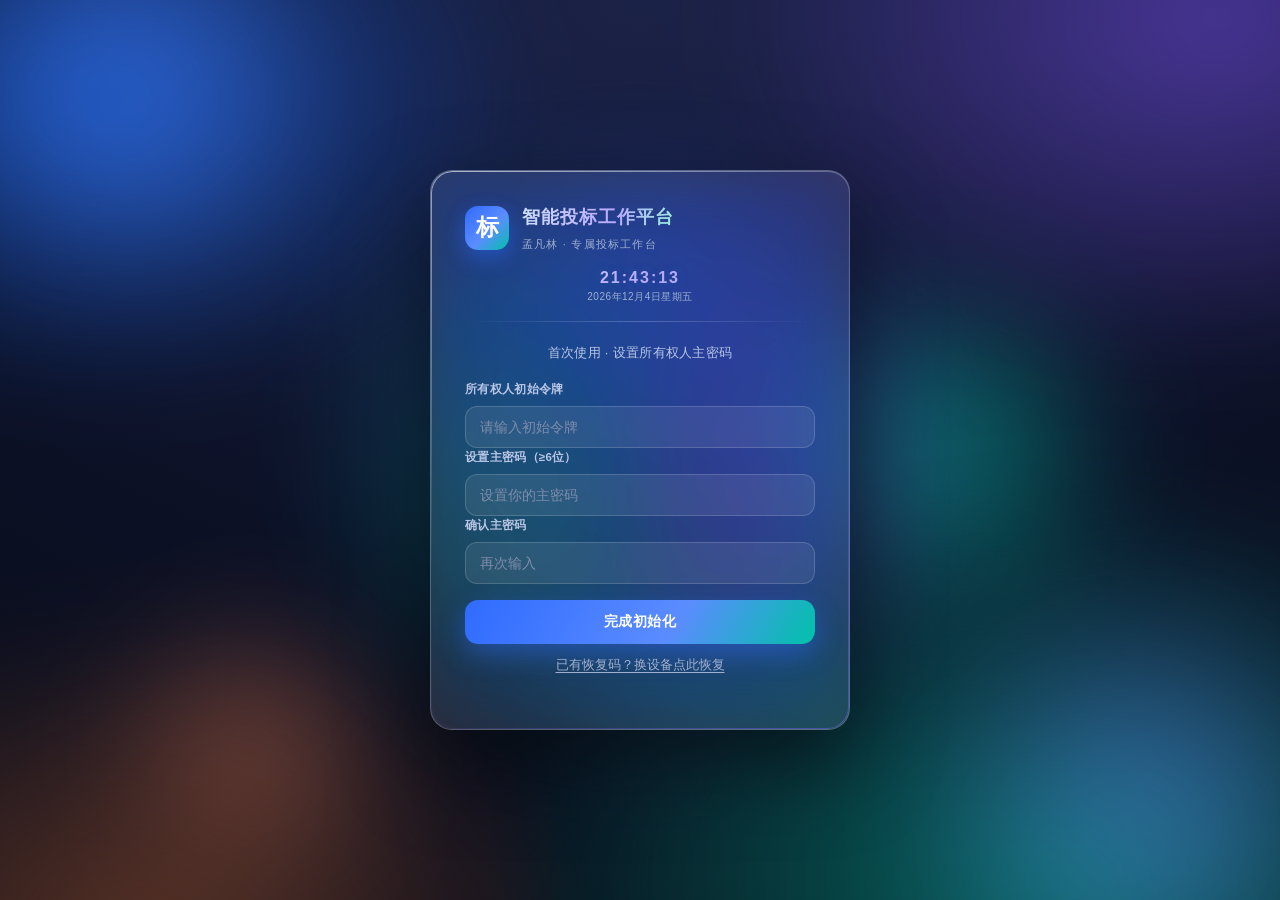
<file: index.html>
<!DOCTYPE html>
<html lang="zh-CN" data-theme="light">
<head>
  <meta charset="UTF-8" />
  <meta name="viewport" content="width=device-width, initial-scale=1.0" />
  <title>智能投标工作平台 · 孟凡林专属投标工作台</title>
  <link rel="stylesheet" href="css/styles.css" />
  <link rel="stylesheet" href="css/auth.css" />
</head>
<body>
  <!-- ============ 登录门禁（毛玻璃 · 沉浸式） ============ -->
  <div id="login-gate" class="login-gate">
    <div class="login-bg" aria-hidden="true">
      <span class="lorb l1"></span><span class="lorb l2"></span>
      <span class="lorb l3"></span><span class="lorb l4"></span>
      <div class="login-mesh"></div>
    </div>
    <div class="login-halo" aria-hidden="true"></div>

    <div class="login-card">
      <div class="login-brand">
        <div class="login-logo">标</div>
        <div>
          <div class="login-title">智能投标工作平台</div>
          <div class="login-sub">孟凡林 · 专属投标工作台</div>
        </div>
      </div>

      <!-- 实时时钟（顶部展示，克制不喧宾夺主） -->
      <div class="login-clock" id="login-clock-box">
        <div class="login-clock-time" id="login-clock-time">--:--:--</div>
        <div class="login-clock-date" id="login-clock-date"></div>
      </div>
      <div class="login-divider"></div>

      <!-- 首次初始化面板（本机未设过主密码时显示） -->
      <div id="init-pane" class="hidden">
        <div class="login-sub">首次使用 · 设置所有权人主密码</div>
        <div id="init-form">
          <label for="init-token">所有权人初始令牌</label>
          <input type="password" id="init-token" placeholder="请输入初始令牌" autocomplete="off" />
          <label for="init-pw">设置主密码（≥6位）</label>
          <input type="password" id="init-pw" placeholder="设置你的主密码" autocomplete="off" />
          <label for="init-pw2">确认主密码</label>
          <input type="password" id="init-pw2" placeholder="再次输入" autocomplete="off" />
          <button class="login-btn" id="btn-init">完成初始化</button>
          <button class="login-link" id="btn-have-recovery" style="text-align:center;">已有恢复码？换设备点此恢复</button>
          <div class="login-msg" id="init-msg"></div>
        </div>
        <div id="init-recovery" class="hidden">
          <div class="recovery-tip">初始化完成！请<strong>抄下这组恢复码</strong>妥善保存。换设备 / 清缓存后，用它登录并重设本机主密码。</div>
          <div class="recovery-list" id="init-recovery-list"></div>
          <button class="login-btn hidden" id="btn-init-enter">进入工作台</button>
        </div>
      </div>

      <!-- 正常登录区 -->
      <div id="login-area">
      <div class="login-tabs">
        <button class="ltab active" data-tab="master">主密码登录</button>
        <button class="ltab" data-tab="code">授权码登录</button>
        <button class="ltab" data-tab="recovery">恢复码登录</button>
      </div>

      <!-- 主密码 -->
      <div class="ltab-pane" data-pane="master">
        <label for="master-pw">主密码</label>
        <input type="password" id="master-pw" placeholder="请输入主密码" autocomplete="off" />
        <button class="login-btn" id="btn-master-login">进入工作台</button>
        <button class="login-link" id="btn-open-auth">授权管理 · 生成授权码</button>
      </div>

      <!-- 授权码 -->
      <div class="ltab-pane hidden" data-pane="code">
        <label for="code-input">授权码</label>
        <input type="text" id="code-input" placeholder="粘贴他人分享的授权码" autocomplete="off" />
        <div class="login-row">
          <label class="login-check"><input type="checkbox" id="trust-device" /> 信任此浏览器 7 天</label>
        </div>
        <button class="login-btn" id="btn-code-login">验证并进入</button>
      </div>

      <!-- 恢复码 -->
      <div class="ltab-pane hidden" data-pane="recovery">
        <label for="recovery-input">恢复码</label>
        <input type="text" id="recovery-input" placeholder="粘贴你保存的恢复码" autocomplete="off" />
        <button class="login-btn" id="btn-recovery-login">验证并继续</button>
        <div class="login-sub sm">恢复码用于换设备自救：验证通过后将引导你设置本机主密码。</div>
      </div>

      <div class="login-msg" id="login-msg"></div>
      <div class="login-hint">复制 / 粘贴 / 剪切 / 全选：右键菜单 或 键盘 Ctrl+C · Ctrl+V · Ctrl+X · Ctrl+A</div>
      <div class="login-foot">离线可用 · 数据本地保存 · 纯前端</div>
      </div><!-- /login-area -->

      <!-- 重设本机主密码面板（恢复码登录后） -->
      <div id="reset-pane" class="hidden">
        <div class="login-sub">恢复码验证通过 · 设置本机主密码</div>
        <label for="reset-pw">新主密码（≥6位）</label>
        <input type="password" id="reset-pw" placeholder="设置本机主密码" autocomplete="off" />
        <label for="reset-pw2">确认新主密码</label>
        <input type="password" id="reset-pw2" placeholder="再次输入" autocomplete="off" />
        <button class="login-btn" id="btn-reset">重设并进入</button>
        <div class="login-msg" id="reset-msg"></div>
      </div>
    </div><!-- /login-card -->
  </div><!-- /login-gate -->

  <!-- 授权管理浮动按钮（仅所有者可见） -->
  <button id="auth-fab" class="auth-fab hidden">⚙ 授权管理</button>

  <!-- 授权管理弹窗 -->
  <div id="auth-modal" class="auth-modal hidden">
    <div class="auth-box">
      <div class="auth-head">
        <div>
          <div class="auth-title">授权管理 · 生成授权码</div>
        </div>
        <button class="auth-close" id="auth-close">×</button>
      </div>
      <div class="auth-sub">生成带有效期的授权码分享给他人。他人在登录页切到“授权码登录”粘贴即可进入，到期自动失效。</div>

      <div class="auth-form">
        <div class="auth-field">
          <label>使用时长</label>
          <select id="auth-dur">
            <option value="1">1 天</option>
            <option value="7" selected>7 天</option>
            <option value="30">30 天</option>
            <option value="90">90 天</option>
            <option value="custom">自定义</option>
          </select>
        </div>
        <div class="auth-field sm" style="display:none;">
          <label>自定义天数</label>
          <input type="number" id="auth-custom" min="0.1" step="0.1" placeholder="如 15" />
        </div>
        <div class="auth-field">
          <label>备注（可选）</label>
          <input type="text" id="auth-label" placeholder="如 张某-投标助理" maxlength="20" />
        </div>
        <button class="auth-gen-btn" id="auth-gen">生成授权码</button>
      </div>

      <div class="auth-code-box" id="auth-code-box" style="display:none;">
        <div class="auth-code-text" id="auth-code-text"></div>
        <button class="auth-copy" id="auth-copy">复制</button>
      </div>

      <div class="auth-divider"></div>
      <div class="auth-list-title">已生成的授权码</div>
      <div class="auth-list" id="auth-list"></div>

      <div class="auth-divider"></div>
      <div class="auth-list-title">我的恢复码（换设备自救用）</div>
      <div class="recovery-list" id="auth-recovery-list"></div>
      <button class="auth-gen-btn" id="auth-regen-recovery" style="margin-top:8px;">重新生成恢复码</button>
      <div class="auth-note" style="margin-top:6px;">重新生成后，旧恢复码立即作废，请重新抄存新码。</div>

      <div class="auth-note">
        说明（纯前端方案）：授权码含过期时间与 SHA-256 签名，无法被篡改或伪造。校验在浏览器端完成。<br/>
        “本机作废”仅在本机生效；若要全局使某码失效，请让其自然到期，或改源码 SECRET/KEY_VERSION 后重新部署（将令所有旧码失效）。
      </div>
    </div>
  </div>

  <!-- 动态玻璃背景光晕 -->
  <div class="bg-orbs" aria-hidden="true">
    <span class="orb o1"></span>
    <span class="orb o2"></span>
    <span class="orb o3"></span>
    <span class="orb o4"></span>
    <div class="bg-grid"></div>
  </div>

  <div id="app">
    <!-- 侧边栏（毛玻璃） -->
    <aside class="sidebar">
      <div class="brand">
        <div class="brand-logo">标</div>
        <div class="brand-text">
          <div class="brand-title">智能投标工作平台</div>
          <div class="brand-sub">孟凡林 · 专属投标工作台</div>
          <div class="brand-owner">梵音未改 出品</div>
        </div>
      </div>
      <nav class="nav" id="nav">
        <div class="nav-group">工作空间</div>
        <button class="nav-item active" data-view="dashboard"><span class="nav-ico">◆</span>工作中心</button>
        <div class="nav-group">智能工具链</div>
        <button class="nav-item" data-view="plan"><span class="nav-ico">✎</span>智能方案</button>
        <button class="nav-item" data-view="bid"><span class="nav-ico">▣</span>智能标书</button>
        <button class="nav-item" data-view="quote"><span class="nav-ico">¥</span>智能报价</button>
        <button class="nav-item" data-view="qc"><span class="nav-ico">✔</span>智能质检</button>
        <button class="nav-item" data-view="dup"><span class="nav-ico">⊞</span>方案查重</button>
        <button class="nav-item" data-view="lib"><span class="nav-ico">▤</span>企业素材</button>
        <button class="nav-item" data-view="authz"><span class="nav-ico">✉</span>投标授权</button>
        <button class="nav-item" data-view="tmpl"><span class="nav-ico">▦</span>标书模板</button>
        <button class="nav-item" data-view="promo"><span class="nav-ico">❖</span>宣传调用</button>
        <button class="nav-item" data-view="ledger"><span class="nav-ico">▥</span>业务台账</button>
        <div class="nav-group">授权与设置</div>
        <button class="nav-item" data-view="authmgr"><span class="nav-ico">🔑</span>授权管理</button>
        <button class="nav-item nav-bottom" data-view="settings"><span class="nav-ico">⚙</span>系统设置</button>
      </nav>
      <div class="sidebar-foot">
        <div class="hint">离线可用 · 数据本地保存 · 纯前端</div>
      </div>
    </aside>

    <!-- 主区 -->
    <main class="main">
      <header class="topbar">
        <div class="topbar-title" id="view-title">工作中心</div>
        <div class="topbar-actions">
          <span class="ai-status" id="ai-status">AI：未配置</span>
          <button class="btn-primary" id="btn-new-project">+ 新建投标项目</button>
          <button class="btn-ghost tb-btn" id="btn-theme"><span class="tb-ico">◐</span>切换主题</button>
          <button class="btn-ghost tb-btn tb-danger" id="btn-logout"><span class="tb-ico">⏻</span>退出登录</button>
        </div>
      </header>
      <section class="view" id="view"><!-- 动态渲染 --></section>
    </main>
  </div>

  <div id="toast" class="toast"></div>

  <!-- 通用弹窗（毛玻璃） -->
  <div id="modal-overlay" class="modal-overlay">
    <div id="modal-box" class="modal">
      <div class="modal-title" id="modal-title"></div>
      <div class="modal-sub" id="modal-sub"></div>
      <input id="modal-input" />
      <div class="modal-foot">
        <button class="btn-ghost btn-sm" id="modal-cancel">取消</button>
        <button class="btn-primary btn-sm" id="modal-ok">确定</button>
      </div>
    </div>
  </div>

  <!-- 本地 PDF 解析引擎（离线） -->
  <script src="js/lib/pdf.min.js"></script>
  <script src="js/store.js"></script>
  <script src="js/ai.js"></script>
  <script src="js/pdfparse.js"></script>
  <script src="js/word-export.js"></script>
  <script src="js/ui.js"></script>
  <script src="js/auth.js"></script>
  <script src="js/main.js"></script>
</body>
</html>
</file>
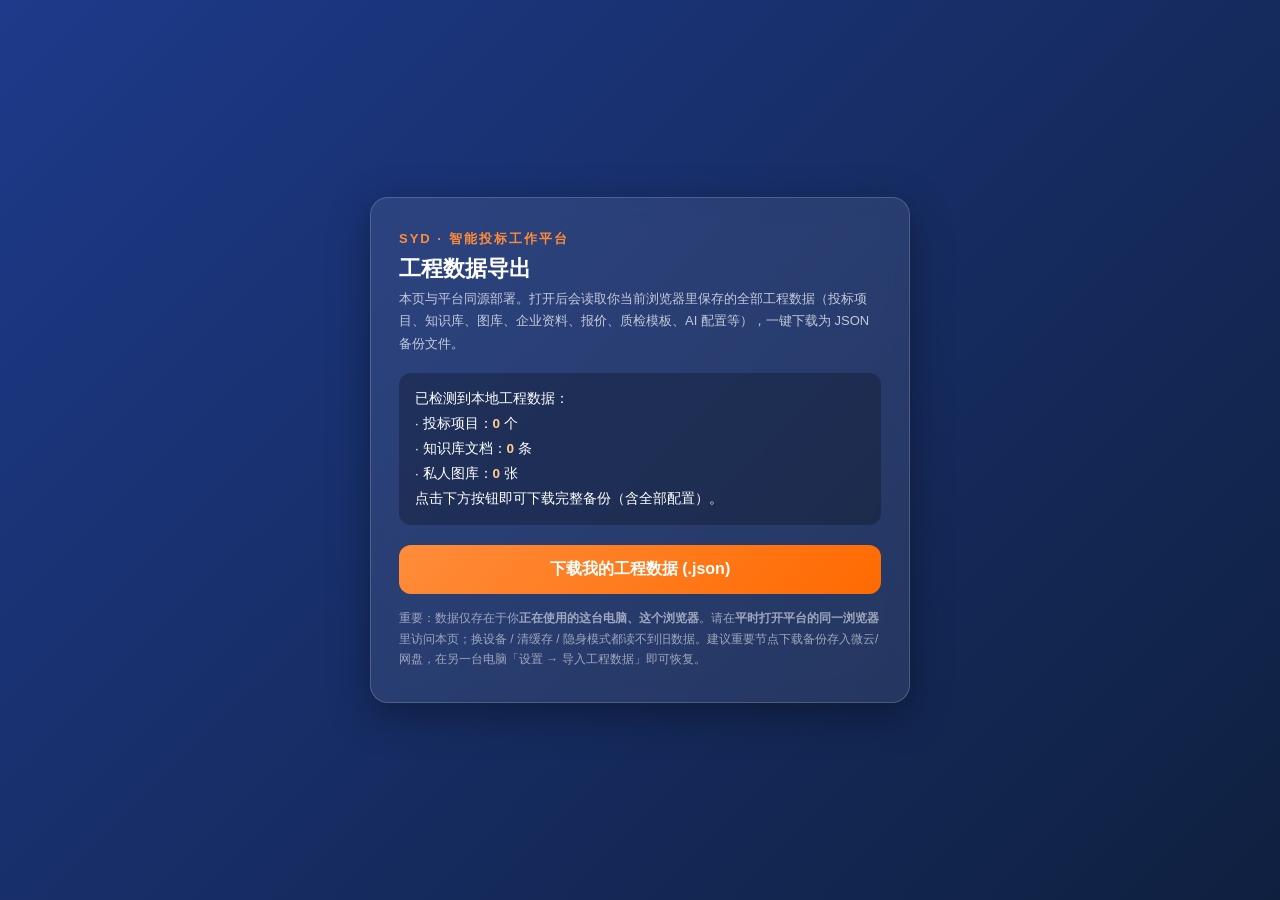
<file: export_data.html>
<!DOCTYPE html>
<html lang="zh-CN">
<head>
<meta charset="utf-8"/>
<meta name="viewport" content="width=device-width, initial-scale=1"/>
<title>智能投标平台 · 工程数据导出</title>
<style>
  * { box-sizing: border-box; }
  body {
    margin: 0; min-height: 100vh;
    font-family: "Microsoft YaHei","微软雅黑",sans-serif;
    background: linear-gradient(135deg,#1e3a8a 0%, #0f203f 100%);
    color: #fff; display: flex; align-items: center; justify-content: center;
    padding: 24px;
  }
  .card {
    width: 100%; max-width: 540px;
    background: rgba(255,255,255,0.08);
    border: 1px solid rgba(255,255,255,0.18);
    border-radius: 18px;
    padding: 32px 28px;
    backdrop-filter: blur(12px);
    box-shadow: 0 12px 40px rgba(0,0,0,0.35);
  }
  .logo { font-size: 13px; letter-spacing: 2px; color: #ff8c3b; font-weight: 700; }
  h1 { font-size: 22px; margin: 6px 0 4px; }
  .sub { font-size: 13px; color: rgba(255,255,255,0.72); line-height: 1.7; margin-bottom: 18px; }
  .status {
    background: rgba(0,0,0,0.25); border-radius: 12px; padding: 14px 16px;
    font-size: 13.5px; line-height: 1.85; margin-bottom: 20px;
  }
  .status b { color: #ffce8a; }
  .btn {
    display: block; width: 100%; text-align: center;
    background: linear-gradient(135deg,#ff8c3b,#ff6a00);
    color:#fff; font-size: 16px; font-weight: 700;
    border: none; border-radius: 12px; padding: 14px; cursor: pointer;
    transition: transform .1s ease, opacity .2s;
  }
  .btn:hover { opacity: .92; transform: translateY(-1px); }
  .btn:disabled { background:#555; cursor: not-allowed; opacity:.6; }
  .tip { font-size: 12px; color: rgba(255,255,255,0.55); margin-top: 14px; line-height:1.7; }
  .ok { color:#7CFC9B; }
  .err { color:#ff7b7b; }
</style>
</head>
<body>
  <div class="card">
    <div class="logo">SYD · 智能投标工作平台</div>
    <h1>工程数据导出</h1>
    <div class="sub">本页与平台同源部署。打开后会读取你当前浏览器里保存的全部工程数据（投标项目、知识库、图库、企业资料、报价、质检模板、AI 配置等），一键下载为 JSON 备份文件。</div>
    <div class="status" id="status">正在读取本地数据…</div>
    <button class="btn" id="dl" disabled>下载我的工程数据 (.json)</button>
    <div class="tip">重要：数据仅存在于你<b>正在使用的这台电脑、这个浏览器</b>。请在<b>平时打开平台的同一浏览器</b>里访问本页；换设备 / 清缓存 / 隐身模式都读不到旧数据。建议重要节点下载备份存入微云/网盘，在另一台电脑「设置 → 导入工程数据」即可恢复。</div>
  </div>
<script>
(function () {
  var KEY = "syd_bid_platform_v1";
  var statusEl = document.getElementById("status");
  var btn = document.getElementById("dl");
  var raw = null;
  try { raw = localStorage.getItem(KEY); } catch (e) {}

  if (!raw) {
    statusEl.innerHTML = "<span class='err'>未检测到工程数据。</span><br/>请确认：① 你是在<b>平时使用平台的同一浏览器</b>打开本页；② 此前已在平台创建过项目/资料。<br/>若用隐身模式或换设备打开，则读不到旧数据。";
    return;
  }

  var state;
  try { state = JSON.parse(raw); } catch (e) {
    statusEl.innerHTML = "<span class='err'>本地数据已损坏，无法解析。</span>";
    return;
  }

  var projN = (state.projects || []).length;
  var kbN = ((state.materials && state.materials.knowledge) || []).length;
  var imgN = ((state.materials && state.materials.images) || []).length;
  statusEl.innerHTML = "已检测到本地工程数据：<br/>· 投标项目：<b>" + projN + "</b> 个<br/>· 知识库文档：<b>" + kbN + "</b> 条<br/>· 私人图库：<b>" + imgN + "</b> 张<br/>点击下方按钮即可下载完整备份（含全部配置）。";
  btn.disabled = false;

  btn.addEventListener("click", function () {
    var pkg = {
      _app: "智能投标工作平台",
      _ver: 1,
      _exported: fmtDate(),
      data: state
    };
    var blob = new Blob([JSON.stringify(pkg, null, 2)], { type: "application/json;charset=utf-8" });
    var url = URL.createObjectURL(blob);
    var a = document.createElement("a");
    a.href = url;
    a.download = "智能投标平台_工程数据_" + fmtDate() + ".json";
    document.body.appendChild(a); a.click();
    setTimeout(function () { URL.revokeObjectURL(url); a.remove(); }, 100);
    statusEl.innerHTML += "<br/><span class='ok'>✓ 已开始下载：" + a.download + "</span>";
  });

  function fmtDate() {
    var d = new Date();
    var p = function (n) { return (n < 10 ? "0" : "") + n; };
    return d.getFullYear() + "-" + p(d.getMonth() + 1) + "-" + p(d.getDate());
  }
})();
</script>
</body>
</html>
</file>
<file: css/styles.css>
/* =========================================================
   智能投标工作平台 · 毛玻璃视觉系统
   微软雅黑 / 明暗双主题 / 纯前端 / 动态光晕背景
   ========================================================= */
:root {
  --bg: #eef2fb;
  --bg-2: #e7f0ff;
  --bg-3: #eafaf3;
  --text: #1b2433;
  --text-2: #45506a;
  --muted: #7c87a1;
  --primary: #2f6bff;
  --primary-2: #1b4ff0;
  --primary-3: #5b8cff;
  --accent: #00c2a8;
  --accent-2: #7c5cff;
  --ok: #15a75a;
  --warn: #e08a00;
  --bad: #e23d3d;

  /* 毛玻璃令牌 */
  --glass-bg: rgba(255, 255, 255, 0.55);
  --glass-bg-strong: rgba(255, 255, 255, 0.72);
  --glass-border: rgba(255, 255, 255, 0.75);
  --glass-border-soft: rgba(120, 140, 190, 0.22);
  --glass-shadow: 0 10px 34px rgba(36, 52, 110, 0.14);
  --glass-shadow-sm: 0 6px 18px rgba(36, 52, 110, 0.10);
  --blur: blur(20px) saturate(165%);
  --hair: linear-gradient(90deg, transparent, var(--primary-3), transparent);
  --radius: 16px;
  --radius-sm: 11px;
  --ring: 0 0 0 4px rgba(47, 107, 255, 0.16);
}
html[data-theme="dark"] {
  --bg: #0a0f18;
  --bg-2: #0d1422;
  --bg-3: #0b131d;
  --text: #e8edf6;
  --text-2: #a9b4c8;
  --muted: #6f7c93;
  --primary: #5b8cff;
  --primary-2: #3f72ff;
  --primary-3: #82a8ff;
  --accent: #21d6b8;
  --accent-2: #9a7cff;
  --ok: #2fd07a;
  --warn: #ffb02e;
  --bad: #ff6b6b;

  --glass-bg: rgba(20, 27, 40, 0.55);
  --glass-bg-strong: rgba(24, 32, 48, 0.78);
  --glass-border: rgba(255, 255, 255, 0.10);
  --glass-border-soft: rgba(255, 255, 255, 0.08);
  --glass-shadow: 0 14px 40px rgba(0, 0, 0, 0.50);
  --glass-shadow-sm: 0 8px 22px rgba(0, 0, 0, 0.42);
  --hair: linear-gradient(90deg, transparent, var(--primary-3), transparent);
  --ring: 0 0 0 4px rgba(91, 140, 255, 0.22);
}
* { box-sizing: border-box; }
html, body { height: 100%; margin: 0; }
body {
  font-family: "Microsoft YaHei", "微软雅黑", -apple-system, "PingFang SC", sans-serif;
  color: var(--text); font-size: 14px; line-height: 1.65;
  background: linear-gradient(135deg, var(--bg), var(--bg-2) 45%, var(--bg-3));
  overflow: hidden;
}
::selection { background: rgba(47, 107, 255, 0.22); }

/* ---------- 动态背景光晕 ---------- */
.bg-orbs { position: fixed; inset: 0; z-index: 0; overflow: hidden; pointer-events: none; }
.orb { position: absolute; border-radius: 50%; filter: blur(70px); opacity: 0.55; animation: float 18s ease-in-out infinite; }
.o1 { width: 460px; height: 460px; background: radial-gradient(circle at 30% 30%, #5b8cff, transparent 70%); top: -120px; left: -80px; }
.o2 { width: 520px; height: 520px; background: radial-gradient(circle at 30% 30%, #00c2a8, transparent 70%); bottom: -160px; right: -120px; animation-delay: -4s; }
.o3 { width: 380px; height: 380px; background: radial-gradient(circle at 30% 30%, #7c5cff, transparent 70%); top: 40%; left: 55%; animation-delay: -8s; }
.o4 { width: 300px; height: 300px; background: radial-gradient(circle at 30% 30%, #ffb02e, transparent 70%); top: 60%; left: 10%; opacity: 0.35; animation-delay: -12s; }
html[data-theme="dark"] .orb { opacity: 0.40; }
.bg-grid { position: absolute; inset: 0; background-image: linear-gradient(rgba(120,140,190,0.06) 1px, transparent 1px), linear-gradient(90deg, rgba(120,140,190,0.06) 1px, transparent 1px); background-size: 46px 46px; mask-image: radial-gradient(circle at 50% 30%, #000 30%, transparent 80%); }
@keyframes float { 0%, 100% { transform: translate(0,0) scale(1); } 33% { transform: translate(40px,-30px) scale(1.08); } 66% { transform: translate(-30px,25px) scale(0.96); } }

/* ---------- 布局 ---------- */
#app { position: relative; z-index: 1; display: flex; height: 100vh; overflow: hidden; }

/* 侧边栏（毛玻璃） */
.sidebar {
  width: 236px; flex: 0 0 236px; margin: 14px 0 14px 14px;
  background: var(--glass-bg); backdrop-filter: var(--blur); -webkit-backdrop-filter: var(--blur);
  border: 1px solid var(--glass-border); border-radius: var(--radius);
  box-shadow: var(--glass-shadow); display: flex; flex-direction: column; overflow: hidden;
}
.brand { display: flex; align-items: center; gap: 12px; padding: 18px 16px; border-bottom: 1px solid var(--glass-border-soft); }
.brand-text { min-width: 0; flex: 1; }
.brand-logo {
  width: 40px; height: 40px; border-radius: 12px; background: linear-gradient(135deg, var(--primary), var(--primary-3) 55%, var(--accent));
  color: #fff; font-weight: 800; font-size: 21px; display: grid; place-items: center;
  box-shadow: 0 6px 16px rgba(47,107,255,0.4);
}
.brand-title { font-weight: 800; font-size: 15px; letter-spacing: .3px; }
.brand-sub { font-size: 11px; color: var(--muted); }
.brand-owner { font-size: 10px; color: var(--primary); opacity: .8; margin-top: 5px; letter-spacing: .5px; }

/* ---------- 首页封面 Hero ---------- */
.cover {
  position: relative; overflow: hidden; margin-bottom: 18px; padding: 34px 34px 30px;
  border-radius: var(--radius); border: 1px solid var(--glass-border);
  background: linear-gradient(120deg, rgba(47,107,255,0.20), rgba(0,194,168,0.14) 55%, rgba(124,92,255,0.16));
  box-shadow: var(--glass-shadow); backdrop-filter: var(--blur); -webkit-backdrop-filter: var(--blur);
}
.cover::after { content: ""; position: absolute; top: 0; left: 0; right: 0; height: 1px; background: var(--hair); opacity: .7; }
.cover-glow { position: absolute; width: 360px; height: 360px; border-radius: 50%; right: -90px; top: -150px;
  background: radial-gradient(circle, rgba(91,140,255,0.45), transparent 70%); filter: blur(20px); pointer-events: none; }
.cover-brand { position: relative; z-index: 1; display: inline-block; font-size: 12px; font-weight: 700; letter-spacing: 2px;
  color: var(--primary); padding: 5px 13px; border-radius: 20px; background: var(--glass-bg-strong); border: 1px solid var(--glass-border-soft); }
.cover-title { position: relative; z-index: 1; margin: 16px 0 6px; font-size: 32px; font-weight: 800; letter-spacing: 1px;
  background: linear-gradient(100deg, var(--primary-2), var(--accent)); -webkit-background-clip: text; background-clip: text; -webkit-text-fill-color: transparent; }
.cover-sub { position: relative; z-index: 1; font-size: 13.5px; color: var(--text-2); font-weight: 600; }
.cover-tags { position: relative; z-index: 1; display: flex; flex-wrap: wrap; gap: 8px; margin: 16px 0 18px; }
.cover-tag { font-size: 11.5px; padding: 4px 13px; border-radius: 20px; background: var(--glass-bg-strong); border: 1px solid var(--glass-border-soft); color: var(--text-2); font-weight: 600; }
.cover-cta { position: relative; z-index: 1; }

/* ---------- 防盗复制 / 拖拽（内容区禁选禁拷，登录/授权输入框放行） ---------- */
body { -webkit-user-select: none; -moz-user-select: none; -ms-user-select: none; user-select: none; }
input, textarea, select, [contenteditable="true"] { -webkit-user-select: text; -moz-user-select: text; -ms-user-select: text; user-select: text; }
img, video { -webkit-user-drag: none; user-drag: none; }

/* 版权提示（禁右键跟随显示） */
#copyright-tip {
  position: fixed; z-index: 99999; transform: translate(-50%, -130%);
  background: rgba(20,27,40,0.94); color: #fff; padding: 8px 17px; border-radius: 10px;
  font-size: 13px; font-weight: 600; letter-spacing: .5px; white-space: nowrap;
  box-shadow: 0 10px 30px rgba(0,0,0,0.42); border: 1px solid rgba(255,255,255,0.14);
  backdrop-filter: blur(8px); -webkit-backdrop-filter: blur(8px);
  opacity: 0; pointer-events: none; transition: opacity .18s ease, transform .18s ease;
}
#copyright-tip.show { opacity: 1; transform: translate(-50%, -145%); }
.nav { padding: 16px 12px 12px; flex: 1; overflow-y: auto; display: flex; flex-direction: column; gap: 5px; }
/* 侧边栏分组标签（工作空间 / 智能工具链；"系统"分组仅保留分隔横线、无文字） */
.nav-group {
  font-size: 10.5px; font-weight: 700; letter-spacing: 2.5px; color: var(--muted);
  padding: 12px 13px 3px; opacity: .85; user-select: none;
  display: flex; align-items: center; gap: 8px;
}
.nav-group::after { content: ""; flex: 1; height: 1px; background: var(--glass-border-soft); }
.nav-group:first-child { padding-top: 2px; }
.nav-item {
  width: 100%; text-align: left; background: none; border: 1px solid transparent; color: var(--text-2);
  padding: 11px 13px; border-radius: 12px; cursor: pointer; font-size: 14px; font-weight: 600;
  display: flex; align-items: center; gap: 11px; font-family: inherit; transition: all .18s ease;
}
.nav-item:hover { background: var(--glass-bg-strong); color: var(--text); transform: translateX(2px); }
.nav-item.active {
  background: linear-gradient(100deg, rgba(47,107,255,0.18), rgba(0,194,168,0.10));
  border-color: rgba(47,107,255,0.35); color: var(--primary); box-shadow: var(--ring);
}
/* 系统设置下沉到导航区底部（与上方工具链自然分隔） */
.nav-item.nav-bottom { margin-top: auto; border-top: 1px solid var(--glass-border-soft); border-radius: 0 0 12px 12px; padding-top: 13px; }
.nav-ico { width: 20px; text-align: center; font-size: 15px; opacity: .9; }
.sidebar-foot { padding: 12px 16px 14px; border-top: 1px solid var(--glass-border-soft); }
.sidebar-foot .hint { font-size: 10.5px; color: var(--muted); text-align: center; letter-spacing: .8px; line-height: 1.5; }
.btn-ghost.danger:hover, .btn-ghost.tb-danger:hover { border-color: var(--bad); color: var(--bad); background: rgba(226,61,61,0.08); }

/* 顶栏操作按钮（新建投标项目 / 切换主题 / 退出登录 并列） */
.tb-btn { padding: 8px 14px; border-radius: 11px; display: inline-flex; align-items: center; gap: 7px; white-space: nowrap; }
.tb-ico { font-size: 14px; opacity: .85; }

/* 主区 */
.main { flex: 1; display: flex; flex-direction: column; overflow: hidden; padding: 14px 14px 14px 0; }
.topbar {
  height: 62px; flex: 0 0 62px; margin-bottom: 14px;
  background: var(--glass-bg); backdrop-filter: var(--blur); -webkit-backdrop-filter: var(--blur);
  border: 1px solid var(--glass-border); border-radius: var(--radius);
  box-shadow: var(--glass-shadow-sm);
  display: flex; align-items: center; justify-content: space-between; padding: 0 22px;
}
.topbar-title { font-size: 18px; font-weight: 800; letter-spacing: .4px; }
.topbar-actions { display: flex; align-items: center; gap: 12px; }
.ai-status { font-size: 12px; color: var(--text-2); padding: 5px 12px; border-radius: 20px; background: var(--glass-bg-strong); border: 1px solid var(--glass-border-soft); }
.view { flex: 1; overflow-y: auto; padding-right: 6px; }

/* 滚动条 */
.view::-webkit-scrollbar, .nav::-webkit-scrollbar { width: 9px; }
.view::-webkit-scrollbar-thumb, .nav::-webkit-scrollbar-thumb { background: var(--glass-border-soft); border-radius: 10px; }
.view::-webkit-scrollbar-thumb:hover { background: rgba(47,107,255,0.4); }

/* ---------- 通用控件（玻璃） ---------- */
button { font-family: inherit; }
.btn-primary {
  background: linear-gradient(120deg, var(--primary), var(--primary-3)); color: #fff; border: none;
  padding: 10px 18px; border-radius: 12px; font-size: 13px; cursor: pointer; font-weight: 700;
  box-shadow: 0 6px 16px rgba(47,107,255,0.32); transition: all .18s ease;
}
.btn-primary:hover { transform: translateY(-1px); box-shadow: 0 10px 22px rgba(47,107,255,0.42); filter: brightness(1.05); }
.btn-primary:active { transform: translateY(0); }
.btn-ghost {
  background: var(--glass-bg-strong); border: 1px solid var(--glass-border-soft); color: var(--text-2);
  padding: 8px 15px; border-radius: 11px; cursor: pointer; font-size: 13px; font-weight: 600; transition: all .18s ease;
}
.btn-ghost:hover { border-color: var(--primary); color: var(--primary); background: var(--glass-bg); }
.btn-sm { padding: 6px 12px; font-size: 12px; border-radius: 9px; }
.btn-danger { background: var(--glass-bg-strong); border: 1px solid rgba(226,61,61,0.4); color: var(--bad); font-weight: 600; }
.btn-danger:hover { background: var(--bad); color: #fff; }
input, textarea, select {
  font-family: inherit; font-size: 13px; color: var(--text);
  background: var(--glass-bg-strong); border: 1px solid var(--glass-border-soft);
  border-radius: 11px; padding: 10px 12px; width: 100%; transition: all .18s ease;
}
textarea { resize: vertical; line-height: 1.65; }
input::placeholder, textarea::placeholder { color: var(--muted); }
input:focus, textarea:focus, select:focus { outline: none; border-color: var(--primary); box-shadow: var(--ring); background: var(--glass-bg); }
label { font-size: 12px; color: var(--text-2); display: block; margin: 12px 0 5px; font-weight: 600; }

/* ---------- 毛玻璃卡片 ---------- */
.card {
  position: relative; background: var(--glass-bg); backdrop-filter: var(--blur); -webkit-backdrop-filter: var(--blur);
  border: 1px solid var(--glass-border); border-radius: var(--radius);
  padding: 20px; box-shadow: var(--glass-shadow); margin-bottom: 18px; overflow: hidden;
}
.card::before { content: ""; position: absolute; top: 0; left: 0; right: 0; height: 1px; background: var(--hair); opacity: .6; }
.card.flush { padding: 0; overflow: hidden; }
.section-title { font-size: 15.5px; font-weight: 800; margin: 0 0 4px; letter-spacing: .3px; display: flex; align-items: center; gap: 8px; }
.section-title::before { content: ""; width: 4px; height: 15px; border-radius: 3px; background: linear-gradient(var(--primary), var(--accent)); display: inline-block; }
.section-sub { font-size: 12px; color: var(--muted); margin: 0 0 16px; line-height: 1.5; }

/* 栅格 */
.grid { display: grid; gap: 18px; }
.grid-2 { grid-template-columns: 1fr 1fr; }
.grid-3 { grid-template-columns: repeat(3, 1fr); }
.grid-4 { grid-template-columns: repeat(4, 1fr); }
.row { display: flex; gap: 12px; align-items: center; }
.row.wrap { flex-wrap: wrap; }
.spread { justify-content: space-between; }
.muted { color: var(--muted); }
.text-2 { color: var(--text-2); }

/* ---------- 工作台模块卡 ---------- */
.module-grid { display: grid; grid-template-columns: repeat(3, 1fr); gap: 16px; }
.mod-card {
  position: relative; background: var(--glass-bg); backdrop-filter: var(--blur); -webkit-backdrop-filter: var(--blur);
  border: 1px solid var(--glass-border); border-radius: var(--radius); padding: 18px; cursor: pointer;
  box-shadow: var(--glass-shadow-sm); transition: all .2s ease; overflow: hidden;
}
.mod-card:hover { transform: translateY(-3px); border-color: rgba(47,107,255,0.45); box-shadow: var(--glass-shadow); }
.mod-ico {
  width: 46px; height: 46px; border-radius: 13px; display: grid; place-items: center; font-size: 22px; color: #fff;
  background: linear-gradient(135deg, var(--primary), var(--accent)); box-shadow: 0 6px 16px rgba(47,107,255,0.32); margin-bottom: 12px;
}
.mod-card:nth-child(2) .mod-ico { background: linear-gradient(135deg, var(--accent-2), var(--primary-3)); }
.mod-card:nth-child(3) .mod-ico { background: linear-gradient(135deg, #ff8a5c, var(--warn)); }
.mod-card:nth-child(4) .mod-ico { background: linear-gradient(135deg, var(--ok), var(--accent)); }
.mod-card:nth-child(5) .mod-ico { background: linear-gradient(135deg, var(--primary-2), var(--accent-2)); }
.mod-card:nth-child(6) .mod-ico { background: linear-gradient(135deg, #ff6b9d, var(--accent-2)); }
.mod-title { font-weight: 800; font-size: 14.5px; margin-bottom: 5px; }
.mod-desc { font-size: 12px; color: var(--muted); line-height: 1.55; }

/* ---------- 统计卡 ---------- */
.stat {
  background: var(--glass-bg); backdrop-filter: var(--blur); -webkit-backdrop-filter: var(--blur);
  border: 1px solid var(--glass-border); border-radius: var(--radius); padding: 18px 20px;
  box-shadow: var(--glass-shadow-sm); position: relative; overflow: hidden;
}
.stat::after { content: ""; position: absolute; right: -20px; bottom: -20px; width: 80px; height: 80px; border-radius: 50%; background: radial-gradient(circle, rgba(47,107,255,0.18), transparent 70%); }
.stat .num { font-size: 30px; font-weight: 800; color: var(--primary); letter-spacing: .5px; }
.stat .lab { font-size: 12.5px; color: var(--text-2); margin-top: 4px; font-weight: 600; }

/* 列表 / 表格 */
.list { display: flex; flex-direction: column; gap: 11px; }
.item {
  background: var(--glass-bg-strong); border: 1px solid var(--glass-border-soft); border-radius: 12px; padding: 14px 16px;
  display: flex; justify-content: space-between; align-items: center; cursor: pointer; transition: all .18s ease;
}
.item:hover { border-color: var(--primary); transform: translateX(2px); }
.tag { font-size: 11px; padding: 3px 11px; border-radius: 20px; background: rgba(47,107,255,0.12); color: var(--primary); font-weight: 600; }
.tag.gray { background: var(--glass-bg-strong); color: var(--muted); }
.tag.ok { background: rgba(21,167,90,0.14); color: var(--ok); }
.tag.warn { background: rgba(224,138,0,0.14); color: var(--warn); }
.tag.bad { background: rgba(226,61,61,0.14); color: var(--bad); }

table.tbl { width: 100%; border-collapse: separate; border-spacing: 0; font-size: 13px; border-radius: 12px; overflow: hidden; }
table.tbl th, table.tbl td { border-bottom: 1px solid var(--glass-border-soft); padding: 10px 12px; text-align: left; }
table.tbl th { background: var(--glass-bg-strong); font-weight: 700; color: var(--text-2); }
table.tbl tr:last-child td { border-bottom: none; }
table.tbl td input { border: none; background: transparent; padding: 4px; }
table.tbl tbody tr:hover { background: var(--glass-bg); }

/* 步骤条 */
.steps { display: flex; gap: 8px; flex-wrap: wrap; margin-bottom: 20px; }
.step {
  flex: 1; min-width: 118px; background: var(--glass-bg-strong); border: 1px solid var(--glass-border-soft);
  border-radius: 11px; padding: 10px 12px; font-size: 12px; color: var(--text-2); position: relative; transition: all .18s ease;
}
.step.done { border-color: rgba(21,167,90,0.5); color: var(--ok); background: rgba(21,167,90,0.08); }
.step.active { border-color: var(--primary); background: rgba(47,107,255,0.1); color: var(--primary); font-weight: 700; }
.step .snum { font-weight: 800; margin-right: 6px; display: inline-grid; place-items: center; width: 18px; height: 18px; border-radius: 50%; background: rgba(47,107,255,0.15); font-size: 11px; }

/* 编辑器输出 */
.editor-out {
  background: var(--glass-bg-strong); border: 1px solid var(--glass-border-soft); border-radius: 12px;
  padding: 18px; white-space: pre-wrap; font-size: 13px; line-height: 1.9; min-height: 200px; max-height: 580px; overflow-y: auto; color: var(--text);
}
.toolbar { display: flex; gap: 9px; flex-wrap: wrap; margin: 14px 0; align-items: center; }

/* 进度 / 相似度条 */
.bar { height: 11px; background: var(--glass-bg-strong); border-radius: 20px; overflow: hidden; border: 1px solid var(--glass-border-soft); }
.bar > i { display: block; height: 100%; background: linear-gradient(90deg, var(--primary), var(--accent)); transition: width .4s ease; }
.bar.ok > i { background: linear-gradient(90deg, var(--ok), var(--accent)); }
.bar.warn > i { background: linear-gradient(90deg, var(--warn), #ffce6b); }
.bar.bad > i { background: linear-gradient(90deg, var(--bad), #ff9a9a); }

/* 提示 */
.toast {
  position: fixed; bottom: 28px; left: 50%; transform: translateX(-50%) translateY(20px);
  background: rgba(20,27,40,0.92); color: #fff; padding: 11px 20px; border-radius: 12px; font-size: 13px;
  opacity: 0; pointer-events: none; transition: all .28s; z-index: 999; backdrop-filter: blur(8px);
  box-shadow: 0 10px 30px rgba(0,0,0,0.4); border: 1px solid rgba(255,255,255,0.12);
}
.toast.show { opacity: 1; transform: translateX(-50%) translateY(0); }

/* 杂项 */
.hidden { display: none !important; }
.kbd { background: var(--glass-bg-strong); border: 1px solid var(--glass-border-soft); border-radius: 5px; padding: 1px 7px; font-size: 11px; }
.pill { display: inline-flex; align-items: center; gap: 6px; }
.checkrow { display: flex; align-items: flex-start; gap: 12px; padding: 11px 0; border-bottom: 1px dashed var(--glass-border-soft); }
.checkrow:last-child { border-bottom: none; }
.checkrow .ctext { flex: 1; }
.thumb { width: 92px; height: 92px; object-fit: cover; border-radius: 12px; border: 1px solid var(--glass-border-soft); box-shadow: var(--glass-shadow-sm); }
.empty { text-align: center; color: var(--muted); padding: 44px 0; font-size: 13px; }
hr.sep { border: none; border-top: 1px solid var(--glass-border-soft); margin: 18px 0; }
.divider-hair { height: 1px; background: var(--hair); opacity: .5; margin: 18px 0; border: none; }

/* 报价模块专属 */
.quote-hero {
  background: linear-gradient(120deg, rgba(47,107,255,0.14), rgba(0,194,168,0.10));
  border: 1px solid rgba(47,107,255,0.25); border-radius: var(--radius); padding: 20px; margin-bottom: 18px;
  display: flex; align-items: center; justify-content: space-between; gap: 16px; flex-wrap: wrap;
}
.quote-hero .big { font-size: 34px; font-weight: 800; color: var(--primary); letter-spacing: .5px; }
.quote-hero .big small { font-size: 14px; color: var(--text-2); font-weight: 600; }
.cost-card { background: var(--glass-bg-strong); border: 1px solid var(--glass-border-soft); border-radius: 12px; padding: 14px 16px; }
.breakdown { list-style: none; padding: 0; margin: 0; }
.breakdown li { display: flex; justify-content: space-between; padding: 9px 0; border-bottom: 1px dashed var(--glass-border-soft); font-size: 13px; }
.breakdown li:last-child { border-bottom: none; font-weight: 700; }

/* 图库 */
.img-grid { display: grid; grid-template-columns: repeat(auto-fill, minmax(150px, 1fr)); gap: 14px; }
.img-tile { background: var(--glass-bg-strong); border: 1px solid var(--glass-border-soft); border-radius: 14px; padding: 10px; box-shadow: var(--glass-shadow-sm); transition: all .2s ease; }
.img-tile:hover { transform: translateY(-3px); border-color: rgba(47,107,255,0.4); }
.img-tile img { width: 100%; height: 110px; object-fit: cover; border-radius: 9px; }
.img-desc { font-size: 11.5px; color: var(--text-2); margin-top: 8px; line-height: 1.5; max-height: 72px; overflow: hidden; }
.img-tags { display: flex; flex-wrap: wrap; gap: 5px; margin-top: 7px; }
.img-tag { font-size: 10.5px; padding: 2px 8px; border-radius: 20px; background: rgba(47,107,255,0.12); color: var(--primary); }
.vis-badge { position: absolute; top: 6px; right: 6px; background: var(--accent); color: #fff; font-size: 10px; padding: 2px 7px; border-radius: 20px; }

/* 响应式 */
@media (max-width: 1100px) {
  .grid-3, .grid-4, .module-grid { grid-template-columns: repeat(2, 1fr); }
}
@media (max-width: 720px) {
  .sidebar { display: none; }
  .grid-2, .grid-3, .grid-4, .module-grid { grid-template-columns: 1fr; }
}

/* ---------- 弹窗（毛玻璃） ---------- */
.modal-overlay {
  position: fixed; inset: 0; z-index: 1000; display: none; align-items: center; justify-content: center;
  background: rgba(10, 15, 24, 0.42); backdrop-filter: blur(4px); -webkit-backdrop-filter: blur(4px);
}
.modal-overlay.show { display: flex; }
.modal {
  width: 460px; max-width: 92vw; background: var(--glass-bg-strong); backdrop-filter: var(--blur); -webkit-backdrop-filter: var(--blur);
  border: 1px solid var(--glass-border); border-radius: var(--radius); box-shadow: var(--glass-shadow); padding: 26px;
  animation: modalIn .22s ease;
}
@keyframes modalIn { from { opacity: 0; transform: translateY(14px) scale(.98); } to { opacity: 1; transform: none; } }
.modal-title { font-size: 17px; font-weight: 800; margin-bottom: 6px; }
.modal-sub { font-size: 12.5px; color: var(--muted); margin-bottom: 16px; line-height: 1.6; }
.modal-foot { display: flex; justify-content: flex-end; gap: 10px; margin-top: 18px; }

/* 图库联动 chips */
.img-chips { display: flex; flex-wrap: wrap; gap: 6px; margin-top: 12px; }
.img-chip { font-size: 11px; padding: 3px 10px; border-radius: 20px; background: rgba(0,194,168,0.14); color: var(--accent); border: 1px solid rgba(0,194,168,0.30); cursor: default; }
.dark-badge { display: inline-block; font-size: 11px; padding: 2px 9px; border-radius: 20px; background: rgba(124,92,255,0.16); color: var(--accent-2); margin-left: 8px; }

/* ---------- 附件查看器（预览 / 打印 / 自动识别再编辑） ---------- */
.att-overlay { z-index: 1200; }
.att-box { width: min(880px, 94vw); max-height: 92vh; overflow: auto; background: var(--glass-bg-strong); backdrop-filter: var(--blur); -webkit-backdrop-filter: var(--blur);
  border: 1px solid var(--glass-border); border-radius: var(--radius); box-shadow: var(--glass-shadow); padding: 18px 20px; animation: modalIn .22s ease; user-select: text; }
.att-head { display: flex; justify-content: space-between; align-items: center; font-size: 15px; font-weight: 800; margin-bottom: 10px; }
.att-x { border: none; background: transparent; font-size: 24px; line-height: 1; cursor: pointer; color: var(--muted); padding: 0 4px; }
.att-x:hover { color: #e5484d; }
.att-row { margin: 6px 0; }
.att-row label { display: block; font-size: 12px; color: var(--muted); margin-bottom: 4px; }
.att-row input { width: 100%; padding: 7px 10px; border: 1px solid var(--glass-border); border-radius: 6px; font-size: 14px; background: var(--bg-soft); color: var(--text); }
.att-meta { font-size: 12px; color: var(--accent); margin: 6px 0; line-height: 1.5; }
.att-label { font-size: 12px; color: var(--muted); margin: 10px 0 4px; }
.att-preview { text-align: center; }
.att-preview img { max-width: 100%; max-height: 46vh; border: 1px solid var(--glass-border); border-radius: 6px; display: inline-block; }
.att-text { width: 100%; min-height: 300px; border: 1px solid var(--glass-border); border-radius: 6px; padding: 11px; font-size: 13px; line-height: 1.75;
  font-family: 'Microsoft YaHei', sans-serif; resize: vertical; background: var(--bg-soft); color: var(--text); }
.att-actions { margin-top: 14px; display: flex; gap: 10px; justify-content: flex-end; flex-wrap: wrap; }
.att-readonly-note { font-size: 12px; color: #b8860b; background: rgba(184,134,11,0.10); border: 1px solid rgba(184,134,11,0.30); border-radius: 6px; padding: 7px 10px; margin: 8px 0; line-height: 1.5; }
.att-text[readonly], .att-row input[disabled] { background: var(--bg-soft); color: var(--muted); cursor: not-allowed; }
.item-actions { display: flex; gap: 6px; margin-top: 6px; flex-wrap: wrap; }
.img-actions { display: flex; gap: 6px; margin-top: 6px; flex-wrap: wrap; }
.kb-lock-badge { display: inline-block; font-size: 11px; padding: 1px 8px; border-radius: 10px; background: rgba(184,134,11,0.16); color: #b8860b; border: 1px solid rgba(184,134,11,0.34); margin-left: 6px; vertical-align: middle; }
</file>
<file: css/auth.css>
/* =========================================================
   智能投标工作平台 · 登录门禁（毛玻璃 · 沉浸式）
   复用平台设计语言，独立成文件，不改动既有功能
   微软雅黑 / 动态光斑 / 旋转光环 / 现代创意
   ========================================================= */

/* ---------- 门禁容器 ---------- */
.login-gate {
  position: fixed; inset: 0; z-index: 9000;
  display: flex; align-items: center; justify-content: center;
  padding: 20px; overflow: hidden;
  background: radial-gradient(125% 125% at 50% 0%, #1b2247 0%, #0c1126 52%, #060912 100%);
  color: #eaf0fb;
  animation: gateIn .5s ease;
}
.login-gate.hidden { display: none; }
@keyframes gateIn { from { opacity: 0; } to { opacity: 1; } }

/* 动态光斑 / 网格背景 */
.login-bg { position: absolute; inset: 0; overflow: hidden; pointer-events: none; }
.login-mesh {
  position: absolute; inset: -25%;
  background:
    radial-gradient(38% 38% at 22% 24%, rgba(47,107,255,.55), transparent 60%),
    radial-gradient(44% 44% at 80% 18%, rgba(124,92,255,.50), transparent 60%),
    radial-gradient(50% 50% at 72% 82%, rgba(0,194,168,.45), transparent 60%),
    radial-gradient(40% 40% at 24% 86%, rgba(255,138,92,.32), transparent 60%);
  filter: blur(42px) saturate(140%);
  animation: meshMove 19s ease-in-out infinite alternate;
}
@keyframes meshMove {
  0%   { transform: translate(0,0) scale(1); }
  50%  { transform: translate(3%,-2%) scale(1.09); }
  100% { transform: translate(-2%,2%) scale(1.04); }
}
.lorb { position: absolute; border-radius: 50%; filter: blur(60px); opacity: .6; animation: lfloat 16s ease-in-out infinite; }
.l1 { width: 420px; height: 420px; background: radial-gradient(circle, #5b8cff, transparent 70%); top: -120px; left: -80px; }
.l2 { width: 480px; height: 480px; background: radial-gradient(circle, #7c5cff, transparent 70%); bottom: -160px; right: -100px; animation-delay: -4s; }
.l3 { width: 360px; height: 360px; background: radial-gradient(circle, #00c2a8, transparent 70%); top: 30%; left: 60%; animation-delay: -8s; }
.l4 { width: 300px; height: 300px; background: radial-gradient(circle, #ff8a5c, transparent 70%); top: 66%; left: 8%; opacity: .4; animation-delay: -12s; }
@keyframes lfloat {
  0%, 100% { transform: translate(0,0) scale(1); }
  33%      { transform: translate(42px,-30px) scale(1.1); }
  66%      { transform: translate(-30px,26px) scale(.95); }
}

/* 卡片背后旋转光环（创意元素） */
.login-halo {
  position: absolute; width: 540px; height: 540px; border-radius: 50%;
  background: conic-gradient(from 0deg, rgba(47,107,255,.55), rgba(124,92,255,.5), rgba(0,194,168,.5), rgba(47,107,255,.55));
  filter: blur(64px); opacity: .45; animation: spin 16s linear infinite; pointer-events: none;
}
@keyframes spin { to { transform: rotate(360deg); } }

/* ---------- 登录卡片 ---------- */
.login-card {
  position: relative; z-index: 2; width: 420px; max-width: 100%;
  padding: 32px 34px 24px; border-radius: 22px;
  background: rgba(255,255,255,.10);
  backdrop-filter: blur(28px) saturate(180%); -webkit-backdrop-filter: blur(28px) saturate(180%);
  border: 1px solid rgba(255,255,255,.22);
  box-shadow: 0 32px 84px rgba(0,0,0,.58), inset 0 1px 0 rgba(255,255,255,.26);
  animation: cardIn .55s cubic-bezier(.2,.9,.3,1.2);
}
@keyframes cardIn { from { opacity: 0; transform: translateY(28px) scale(.96); } to { opacity: 1; transform: none; } }
/* 渐变描边 */
.login-card::before {
  content: ""; position: absolute; inset: 0; border-radius: 22px; padding: 1px;
  background: linear-gradient(135deg, rgba(255,255,255,.55), transparent 42%, rgba(124,92,255,.5));
  -webkit-mask: linear-gradient(#000 0 0) content-box, linear-gradient(#000 0 0);
  -webkit-mask-composite: xor; mask-composite: exclude; pointer-events: none;
}

/* 品牌 */
.login-brand { display: flex; align-items: center; gap: 13px; margin-bottom: 16px; }
.login-logo {
  width: 44px; height: 44px; border-radius: 13px; flex: 0 0 44px;
  background: linear-gradient(135deg, #2f6bff, #5b8cff 55%, #00c2a8);
  color: #fff; font-weight: 800; font-size: 23px; display: grid; place-items: center;
  box-shadow: 0 8px 20px rgba(47,107,255,.45);
}
.login-title {
  font-size: 18px; font-weight: 800; letter-spacing: 1px;
  background: linear-gradient(100deg, #cfe0ff, #b9a8ff 60%, #9af0dd);
  -webkit-background-clip: text; background-clip: text; -webkit-text-fill-color: transparent;
}
.login-sub { font-size: 11px; color: #9fb0d0; margin-top: 2px; letter-spacing: 1.2px; }

/* 选项卡（分段控件） */
.login-tabs { display: flex; gap: 4px; padding: 4px; border-radius: 13px;
  background: rgba(255,255,255,.07); border: 1px solid rgba(255,255,255,.12); margin-bottom: 18px; }
.ltab {
  flex: 1; background: none; border: none; color: #aab8d6; cursor: pointer;
  padding: 9px 0; border-radius: 10px; font-size: 13px; font-weight: 700; font-family: inherit;
  transition: all .18s ease;
}
.ltab.active { background: linear-gradient(120deg, #2f6bff, #5b8cff); color: #fff; box-shadow: 0 6px 16px rgba(47,107,255,.4); }

.ltab-pane.hidden { display: none; }

/* 输入 */
.login-gate label { font-size: 11.5px; color: #b9c6e6; display: block; margin: 0 0 7px; font-weight: 600; letter-spacing: .3px; }
.login-gate input[type="text"], .login-gate input[type="password"] {
  width: 100%; font-family: inherit; font-size: 14px; color: #fff;
  background: rgba(255,255,255,.08); border: 1px solid rgba(255,255,255,.16);
  border-radius: 12px; padding: 12px 14px; transition: all .18s ease;
}
.login-gate input::placeholder { color: #7e8cab; }
.login-gate input:focus {
  outline: none; border-color: #5b8cff;
  box-shadow: 0 0 0 4px rgba(91,140,255,.20); background: rgba(255,255,255,.12);
}

/* 主按钮 */
.login-btn {
  width: 100%; margin-top: 16px; border: none; cursor: pointer;
  background: linear-gradient(120deg, #2f6bff, #5b8cff 60%, #00c2a8);
  color: #fff; font-size: 14px; font-weight: 800; font-family: inherit; letter-spacing: .5px;
  padding: 13px 0; border-radius: 13px; box-shadow: 0 10px 26px rgba(47,107,255,.42);
  transition: all .18s ease;
}
.login-btn:hover { transform: translateY(-1px); filter: brightness(1.06); box-shadow: 0 14px 32px rgba(47,107,255,.5); }
.login-btn:active { transform: translateY(0); }

.login-link {
  width: 100%; margin-top: 12px; background: none; border: none; cursor: pointer;
  color: #9fb0d0; font-size: 12.5px; font-family: inherit; text-decoration: underline; text-underline-offset: 3px;
  transition: color .18s ease;
}
.login-link:hover { color: #cfe0ff; }

.login-row { margin-top: 12px; }
.login-check { display: flex; align-items: center; gap: 8px; font-size: 12.5px; color: #aeb9d6; margin: 0; cursor: pointer; }
.login-check input { width: auto; margin: 0; }

/* 行内提示 */
.login-msg { margin-top: 12px; font-size: 12.5px; font-weight: 600; min-height: 17px; line-height: 1.5; }
.login-msg.err { color: #ff8e8e; }
.login-msg.ok { color: #6ef0c0; }

.login-foot { margin-top: 16px; text-align: center; font-size: 10.5px; color: #7e8cab; letter-spacing: .8px; }

/* 细分割线（头部 / 表单之间，提升结构质感） */
.login-divider { height: 1px; margin: 0 0 20px; background: linear-gradient(90deg, transparent, rgba(255,255,255,.22), transparent); }

/* 操作提示（右键菜单 或 键盘快捷键） */
.login-hint {
  margin-top: 14px; padding: 9px 12px; border-radius: 11px;
  background: rgba(255,255,255,.05); border: 1px solid rgba(255,255,255,.10);
  font-size: 10.5px; color: #9fb0d0; line-height: 1.6; text-align: center; letter-spacing: .3px;
}

/* 实时时钟（用户要求的"优点"，克制不喧宾夺主，约为原尺寸一半） */
.login-clock { text-align: center; margin: 2px 0 16px; user-select: none; }
.login-clock-time {
  font-size: 16px; font-weight: 700; letter-spacing: 2px; line-height: 1.1;
  font-variant-numeric: tabular-nums;
  background: linear-gradient(100deg, #cfe0ff, #b9a8ff 55%, #9af0dd);
  -webkit-background-clip: text; background-clip: text; -webkit-text-fill-color: transparent;
  text-shadow: 0 0 18px rgba(91,140,255,.14);
}
.login-clock-date { font-size: 10px; color: #9fb0d0; margin-top: 2px; letter-spacing: .5px; }

/* ---------- 授权管理 弹窗 ---------- */
.auth-modal {
  position: fixed; inset: 0; z-index: 9500; display: flex; align-items: center; justify-content: center;
  padding: 20px; background: rgba(6,9,18,.5); backdrop-filter: blur(6px); -webkit-backdrop-filter: blur(6px);
  animation: gateIn .25s ease;
}
.auth-modal.hidden { display: none; }
.auth-box {
  width: 560px; max-width: 100%; max-height: 88vh; overflow-y: auto;
  border-radius: 20px; padding: 26px;
  background: rgba(20,27,44,.78); backdrop-filter: blur(28px) saturate(180%); -webkit-backdrop-filter: blur(28px) saturate(180%);
  border: 1px solid rgba(255,255,255,.16); box-shadow: 0 30px 80px rgba(0,0,0,.6);
  animation: cardIn .3s ease;
}
.auth-head { display: flex; justify-content: space-between; align-items: flex-start; margin-bottom: 6px; }
.auth-title { font-size: 17px; font-weight: 800; color: #eaf0fb; }
.auth-sub { font-size: 12px; color: #9fb0d0; margin: 4px 0 18px; line-height: 1.6; }
.auth-close { background: rgba(255,255,255,.08); border: 1px solid rgba(255,255,255,.14); color: #cfe0ff;
  width: 30px; height: 30px; border-radius: 9px; cursor: pointer; font-size: 16px; line-height: 1; font-family: inherit; }
.auth-close:hover { background: rgba(255,255,255,.16); }

.auth-form { display: flex; gap: 12px; align-items: flex-end; flex-wrap: wrap; margin-bottom: 8px; }
.auth-field { flex: 1; min-width: 150px; }
.auth-field.sm { flex: 0 0 130px; }
.auth-field label { font-size: 12px; color: #aeb9d6; margin: 0 0 6px; display: block; font-weight: 600; }
.auth-field input, .auth-field select {
  width: 100%; font-family: inherit; font-size: 13px; color: #fff;
  background: rgba(255,255,255,.08); border: 1px solid rgba(255,255,255,.16); border-radius: 11px; padding: 10px 12px;
}
.auth-field select { cursor: pointer; }
.auth-field input:focus, .auth-field select:focus { outline: none; border-color: #5b8cff; box-shadow: 0 0 0 4px rgba(91,140,255,.18); }

.auth-gen-btn {
  flex: 0 0 auto; border: none; cursor: pointer; font-family: inherit; font-weight: 800; font-size: 13px; color: #fff;
  background: linear-gradient(120deg, #2f6bff, #5b8cff); padding: 11px 18px; border-radius: 11px;
  box-shadow: 0 8px 20px rgba(47,107,255,.4); transition: all .18s ease;
}
.auth-gen-btn:hover { transform: translateY(-1px); filter: brightness(1.05); }

/* 生成的码展示 */
.auth-code-box {
  margin: 14px 0 6px; padding: 14px 16px; border-radius: 13px;
  background: rgba(47,107,255,.10); border: 1px dashed rgba(91,140,255,.5);
  display: flex; align-items: center; gap: 12px;
}
.auth-code-text { flex: 1; font-family: ui-monospace, "SFMono-Regular", Menlo, Consolas, monospace; font-size: 13px;
  color: #cfe0ff; word-break: break-all; line-height: 1.5; }
.auth-copy { flex: 0 0 auto; border: none; cursor: pointer; font-family: inherit; font-weight: 700; font-size: 12px; color: #fff;
  background: linear-gradient(120deg, #00c2a8, #21d6b8); padding: 8px 14px; border-radius: 10px; }
.auth-copy:hover { filter: brightness(1.06); }

.auth-divider { height: 1px; background: linear-gradient(90deg, transparent, rgba(255,255,255,.18), transparent); margin: 18px 0 14px; }
.auth-list-title { font-size: 13px; font-weight: 700; color: #cfe0ff; margin-bottom: 10px; }
.auth-list { display: flex; flex-direction: column; gap: 9px; }
.auth-item { padding: 12px 14px; border-radius: 12px; background: rgba(255,255,255,.06); border: 1px solid rgba(255,255,255,.10); }
.auth-item.expired { opacity: .55; }
.auth-item-top { display: flex; justify-content: space-between; align-items: center; gap: 10px; }
.auth-item-label { font-size: 13.5px; font-weight: 700; color: #eaf0fb; }
.auth-item-meta { font-size: 11.5px; color: #9fb0d0; margin-top: 3px; }
.auth-item-actions { display: flex; gap: 8px; margin-top: 10px; }
.auth-mini { border: 1px solid rgba(255,255,255,.16); background: rgba(255,255,255,.06); color: #cfe0ff; cursor: pointer;
  font-family: inherit; font-size: 11.5px; font-weight: 600; padding: 5px 11px; border-radius: 8px; transition: all .15s ease; }
.auth-mini:hover { border-color: #5b8cff; color: #fff; }
.auth-mini.danger:hover { border-color: #ff6b6b; color: #ff9a9a; background: rgba(255,107,107,.12); }
.auth-empty { text-align: center; color: #7e8cab; font-size: 12.5px; padding: 22px 0; }
.auth-note { margin-top: 16px; font-size: 11px; color: #7e8cab; line-height: 1.6; border-top: 1px dashed rgba(255,255,255,.12); padding-top: 12px; }

/* 授权管理浮动按钮（仅所有者可见） */
.auth-fab {
  position: fixed; right: 18px; bottom: 18px; z-index: 8000;
  display: flex; align-items: center; gap: 8px; cursor: pointer; font-family: inherit;
  background: rgba(20,27,44,.7); backdrop-filter: blur(16px); -webkit-backdrop-filter: blur(16px);
  border: 1px solid rgba(255,255,255,.18); color: #cfe0ff;
  padding: 10px 15px; border-radius: 30px; font-size: 12.5px; font-weight: 700;
  box-shadow: 0 10px 28px rgba(0,0,0,.45); transition: all .18s ease;
}
.auth-fab:hover { transform: translateY(-2px); border-color: #5b8cff; color: #fff; }
.auth-fab.hidden { display: none; }

/* 响应式 */
@media (max-width: 520px) {
  .login-card { padding: 24px 20px 18px; }
  .auth-box { padding: 20px; }
}

/* ---------- 初始化 / 重设面板专属样式 ---------- */
.login-gate .hidden { display: none !important; }

#init-pane .login-sub, #reset-pane .login-sub {
  font-size: 13px; color: #b9c6e6; margin: 0 0 16px; text-align: center; letter-spacing: .3px;
}

/* 恢复码提示与列表 */
.recovery-tip {
  font-size: 12.5px; color: #cfe0ff; line-height: 1.7; margin-bottom: 14px;
  padding: 12px 14px; border-radius: 12px;
  background: rgba(47,107,255,.12); border: 1px solid rgba(91,140,255,.35);
}
.recovery-tip strong { color: #9af0dd; }
.recovery-list { display: flex; flex-direction: column; gap: 8px; margin-bottom: 14px; }
.recovery-code {
  display: flex; align-items: center; gap: 10px;
  padding: 9px 12px; border-radius: 11px;
  background: rgba(255,255,255,.06); border: 1px solid rgba(255,255,255,.12);
}
.recovery-code code {
  flex: 1; font-family: ui-monospace, "SFMono-Regular", Menlo, Consolas, monospace;
  font-size: 12.5px; color: #9af0dd; letter-spacing: .5px; word-break: break-all;
}
.recovery-code .auth-mini { flex: 0 0 auto; }

/* 小字提示 */
.login-sub.sm { font-size: 10.5px; color: #8a99bd; margin-top: 10px; line-height: 1.5; }
</file>
